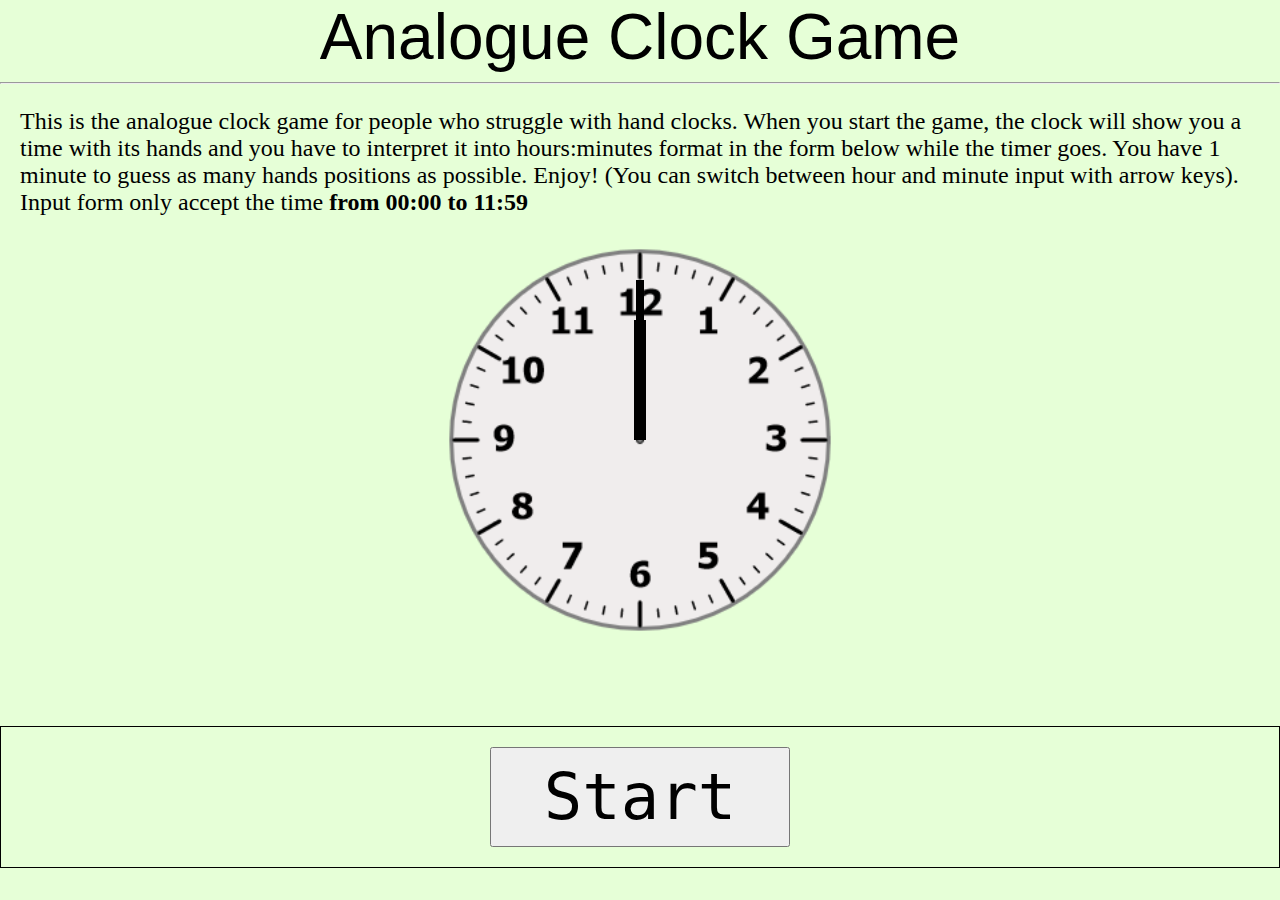
<file: index.html>
<!DOCTYPE html>
<html lang="en">
<head>
	<meta charset="UTF-8">
	<meta name="viewport" content="width=device-width, initial-scale=1.0">
	<link rel="preconnect" href="https://fonts.googleapis.com">
	<link rel="preconnect" href="https://fonts.gstatic.com" crossorigin>
	<link href="https://fonts.googleapis.com/css2?family=Playwrite+IT+Moderna:wght@100..400&display=swap" rel="stylesheet">
	

	<link rel="stylesheet" href="css/main.css">
	<script type="text/javascript" src="javascript/game.js" defer crossorigin="anonymous"></script>
	<script type="text/javascript" src="javascript/timeInput.js" defer crossorigin="anonymous"></script>

	<title>Analogue Clock Trainer</title>
</head>
<body>
	<div class="title">Analogue Clock Game</div>
	<hr>
	<p class="text-description">This is the analogue clock game for people who struggle with hand clocks. When you start the game, the clock will show you a time with its hands and you have to interpret it into hours:minutes format in the form below while the timer goes. You have 1 minute to guess as many hands positions as possible. Enjoy! (You can switch between hour and minute input with arrow keys). Input form only accept the time <b>from 00:00 to 11:59</b></p>

	<div class="game-zone">
		<div hidden class="timer">01:00</div>

		<div class="clock-zone">
			<img src="static/clock.png">
			<svg class="hands" viewBox="0 0 100 100" style="width: 100%; height: 100%;">
				<line id="hourHand" class="hand hour" x1="50" y1="50" x2="50" y2="20" stroke="black" stroke-width="3" />
				<line id="minuteHand" class="hand" x1="50" y1="50" x2="50" y2="10" stroke="black" stroke-width="2" />
			</svg>
		</div>

		<div hidden class="score">0</div>

		<form class="game-form" autocomplete="off">
			<button type="button" id="start-button" name="start-button">Start</button>
			
			<fieldset hidden id="game-inputs" name="game-inputs">
				<div>Enter the time on the clock:</label>
				<div id="time-input">
					<input id="hour-input" type="text" name="hour" maxlength="3" pattern="\d*" placeholder="00" aria-label="Hour Input">
					<span>:</span>
					<input id="minute-input" type="text" name="minute" maxlength="3" pattern="\d*" placeholder="00" aria-label="Minute Input">
				</div>
				
				<button type="button" name="submit-answer">Submit</button>
			</fieldset>
			
			<div class="congratulation"></div>
		</form>

	</div>

	<!-- <form class="game-form" autocomplete="off">
		<button type="button" id="start-button" name="start-button">Start</button>
		<fieldset hidden id="game-inputs">
			<label for=time>Enter the time on the clock:</label>
			<br>
			<fieldset id="time-input">
				<input id="hour-input" type="text" name="hour" maxlength="3" pattern="\d*"  placeholder="00">
				<p>:</p>
				<input id="minute-input" type="text" name="minute" maxlength="3" pattern="\d*" placeholder="00">
			</fieldset>
			<button type="button" name="submit-answer">Submit</button>
		</fieldset>
		<div class="congratulation"></div>
	</form> -->

</body>
</html>
</file>
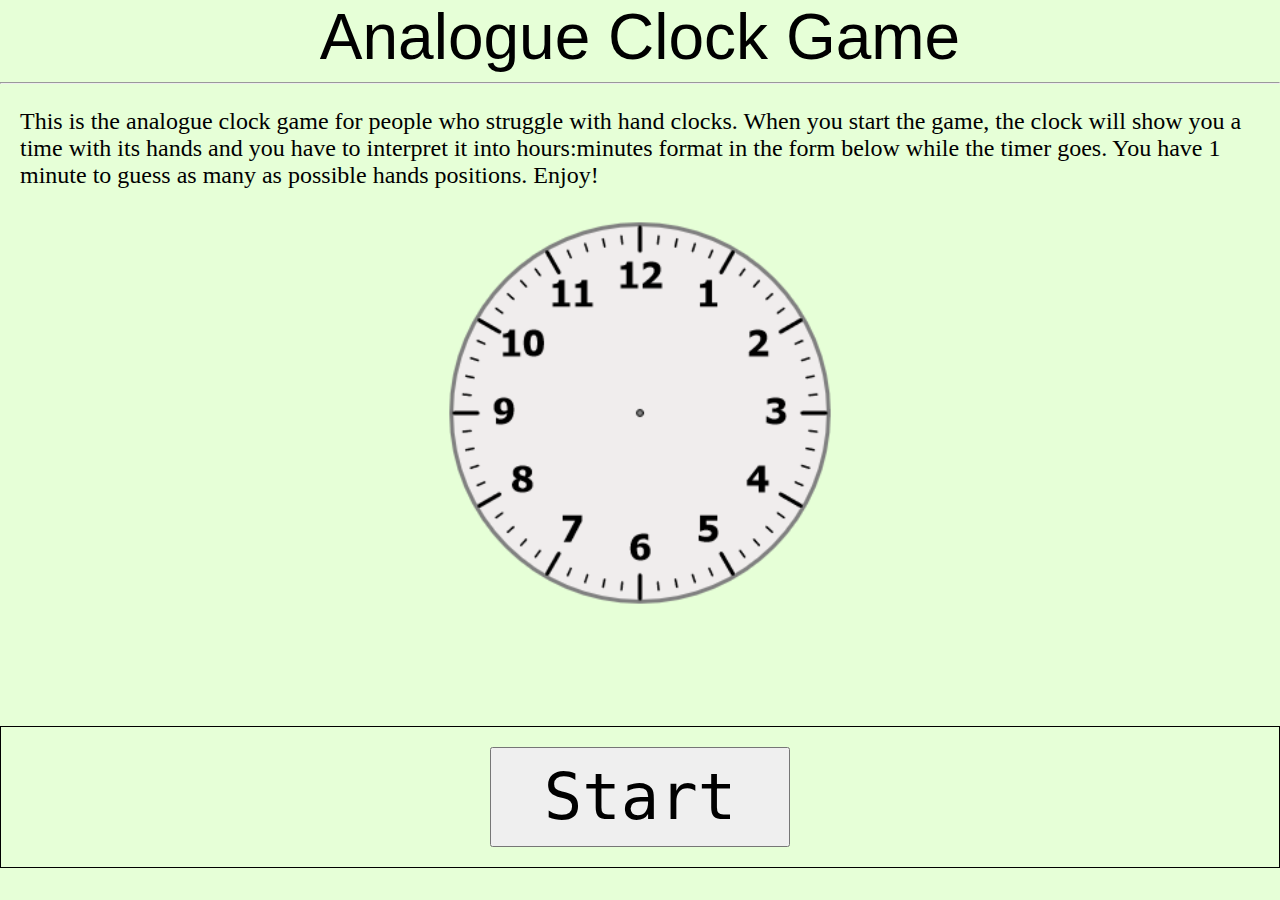
<file: html/index.html>
<!DOCTYPE html>
<html lang="en">
<head>
	<meta charset="UTF-8">
	<meta name="viewport" content="width=device-width, initial-scale=1.0">
	<link rel="preconnect" href="https://fonts.googleapis.com">
	<link rel="preconnect" href="https://fonts.gstatic.com" crossorigin>
	<link href="https://fonts.googleapis.com/css2?family=Playwrite+IT+Moderna:wght@100..400&display=swap" rel="stylesheet">
	

	<link rel="stylesheet" href="/css/main.css">
	<script type="text/javascript" src="/javascript/game.js" defer crossorigin="anonymous"></script>

	<title>Analogue Clock Trainer</title>
</head>
<body>
	<div class="title">Analogue Clock Game</div>
	<hr>
	<p class="text-description">This is the analogue clock game for people who struggle with hand clocks. When you start the game, the clock will show you a time with its hands and you have to interpret it into hours:minutes format in the form below while the timer goes. You have 1 minute to guess as many as possible hands positions. Enjoy!</p>
	<div hidden class="timer">01:00</div>

	<div class="clock-zone">
		<img src="/static/clock.png">
	</div>

	<div hidden class="score">0</div>

	<form class="game-form">
		<button type="button" id="start-button" name="start-button">Start</button>
		<fieldset hidden id="game-inputs">
			<label for=time>Enter the time on the clock:</label>
			<br>
			<input type="text" name="time" maxlength="5" pattern="\d{2}:\d{2}" placeholder="00:00">
			<button type="button" name="submit-answer">Submit</button>
		</fieldset>
		<div class="congratulation"></div>
	</form>

</body>
</html>
</file>
<file: css/main.css>
* {
	box-sizing: border-box;	
}

html {
	height: 100%;
}

body {
	height: 100%;
	-ms-overflow-style: none;  /* IE and Edge */
	scrollbar-width: none;  /* Firefox */
	margin: 0;
	background-color:#e6ffd7;
	position: absolute;
}


.title {
	width: 100%;
	font-size: 4rem;	
	vertical-align: middle;
	text-align: center;
	font-family: sans-serif;
}
/* 
.game-zone {
	display: flex;
	flex-direction: column;
	height:100%;
} */

.clock-zone {
	max-width: fit-content;
	margin-inline: auto;
	position: relative;
}

.clock-zone img {
	max-width: 1000px;
	min-width: 400px;
}

.hands {
	position: absolute;
	top: -0.5%;
	left: 0;
	width: 100%;
	height: 100%;
	pointer-events: none; /* Allows clicks to pass through */
}

.hand {
	transform-origin: 50% 50%;
	transition: transform 0.3s ease-in-out;
}

.hour {
	stroke-width: 3;
}

.text-description {
	font-size: 1.5rem;
	margin-inline: 20px;
	max-width: fit-content;
	min-width: 300px;
}

.game-form {
	margin-top: 1rem;
	margin-bottom: 0;
	display: flex;
	flex-direction: column;
	justify-content: center;
	align-items: center;
	border: 1px solid black;
	width:100%;
}

@media (min-width: 800px) or (max-height: 800px) {
	.game-form {
		position: fixed;
		bottom: 0;
		margin-bottom: 2rem;
	}
}

.score, .timer, .congratulation{
	text-align: center;
	font-size: 2rem;
	font-weight: bold;
}

#start-button {
	min-height: 100px;
	min-width: 300px;
	margin: 20px;
	font-size: 4rem;
	font-family: monospace;
}

#game-inputs {
	min-height: 100px;
	min-width: 300px;
	font-size: 1.8rem;
	border: 0;
}

#time-input {
	width: 100%;
	display: flex;
	justify-content: center;
	font-size: 2rem;
	height: 3rem;
}

input[type="text"]
{
	text-align: center;
	font-size: 2rem;
	display: inline-block;
	width: 30%
}

button[name="submit-answer"] {
	margin-top: 1rem;
	width: 100%;
	min-height: 2.5rem;
	font-size: 2rem;
}
</file>
